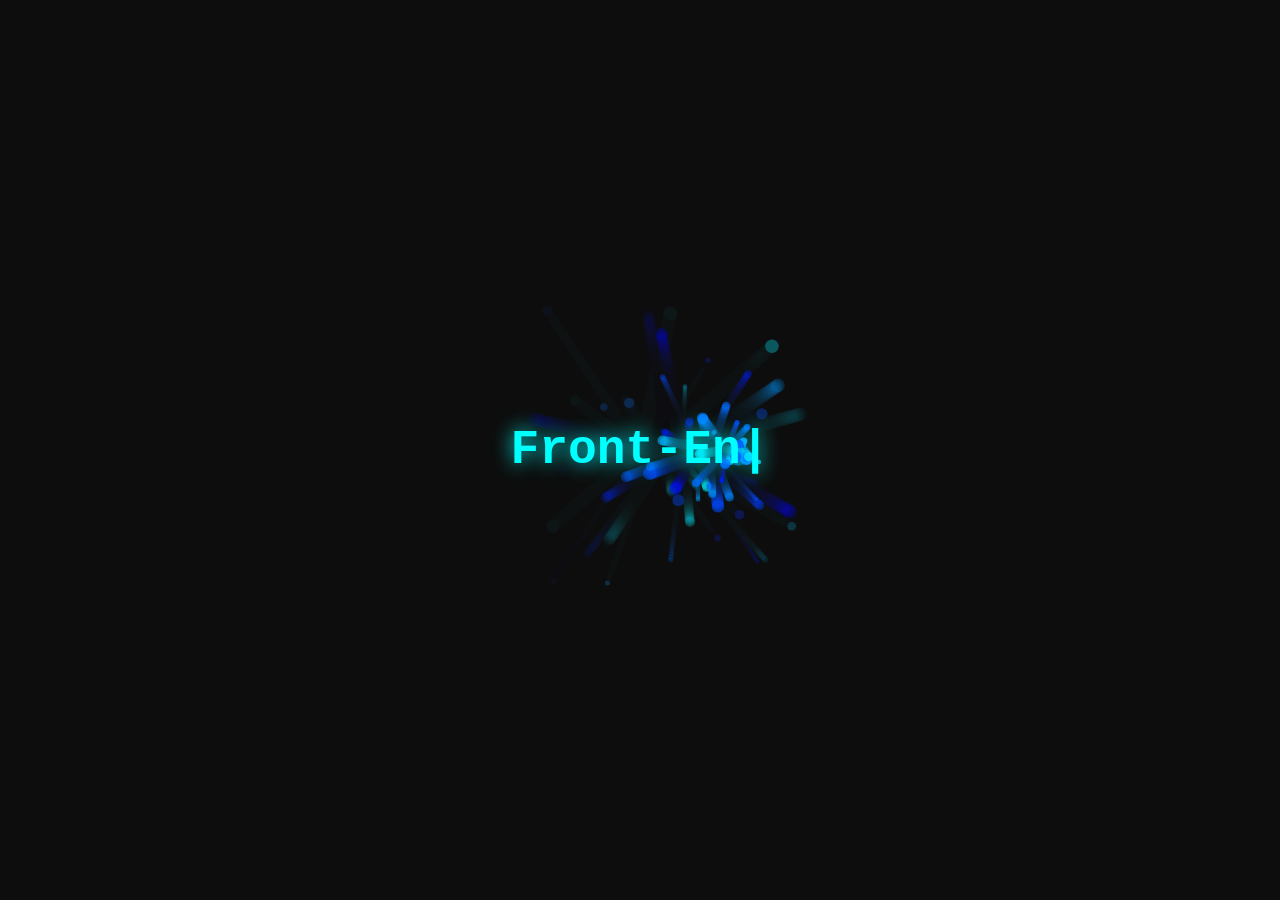
<file: Storage/canvas.html>
<!DOCTYPE html>
<html lang="ko">
<head>
    <style>
        body { margin: 0; background: #111; overflow: hidden; display: flex; justify-content: center; align-items: center; height: 100vh; }
        canvas { position: absolute; top: 0; left: 0; }
        #text-container { position: relative; color: #0ff; font-family: 'Courier New', monospace; font-size: 3rem; font-weight: bold; text-shadow: 0 0 20px #0ff; z-index: 10; pointer-events: none; }
    </style>
</head>
<body>
    <div id="text-container"><span id="typing-text"></span><span id="cursor">|</span></div>
    <canvas id="particleCanvas"></canvas>

    <script>
        const spanEL = document.querySelector("#typing-text");
        const canvas = document.getElementById("particleCanvas");
        const ctx = canvas.getContext("2d");

        const txtArr = ["Front-End Developer", "Creative Coder", "AUT Student", "Joel Lee"];
        let index = 0;
        let currentTxt = txtArr[index].split("");
        let particles = [];

        // 캔버스 크기 조절
        function resize() {
            canvas.width = window.innerWidth;
            canvas.height = window.innerHeight;
        }
        window.addEventListener('resize', resize);
        resize();

        // 파티클 클래스
        class Particle {
            constructor(x, y) {
                this.x = x;
                this.y = y;
                this.size = Math.random() * 5 + 2;
                this.speedX = Math.random() * 6 - 3;
                this.speedY = Math.random() * 6 - 3;
                this.color = `hsl(${Math.random() * 60 + 180}, 100%, 50%)`;
                this.alpha = 1;
            }
            update() {
                this.x += this.speedX;
                this.y += this.speedY;
                this.alpha -= 0.02;
            }
            draw() {
                ctx.save();
                ctx.globalAlpha = this.alpha;
                ctx.fillStyle = this.color;
                ctx.beginPath();
                ctx.arc(this.x, this.y, this.size, 0, Math.PI * 2);
                ctx.fill();
                ctx.restore();
            }
        }

        function createExplosion() {
            const rect = spanEL.getBoundingClientRect();
            for (let i = 0; i < 10; i++) {
                particles.push(new Particle(rect.right, rect.top + rect.height / 2));
            }
        }

        function writeText() {
            if (currentTxt.length > 0) {
                spanEL.textContent += currentTxt.shift();
                createExplosion();
                setTimeout(writeText, 150);
            } else {
                setTimeout(deleteText, 2000);
            }
        }

        function deleteText() {
            let tempTxt = spanEL.textContent.split("");
            if (tempTxt.length > 0) {
                tempTxt.pop();
                spanEL.textContent = tempTxt.join("");
                setTimeout(deleteText, 50);
            } else {
                index = (index + 1) % txtArr.length;
                currentTxt = txtArr[index].split("");
                setTimeout(writeText, 500);
            }
        }

        function animate() {
            ctx.fillStyle = 'rgba(17, 17, 17, 0.2)'; // 잔상 효과
            ctx.fillRect(0, 0, canvas.width, canvas.height);
            
            particles.forEach((p, i) => {
                p.update();
                p.draw();
                if (p.alpha <= 0) particles.splice(i, 1);
            });
            requestAnimationFrame(animate);
        }

        writeText();
        animate();
    </script>
</body>
</html>
</file>
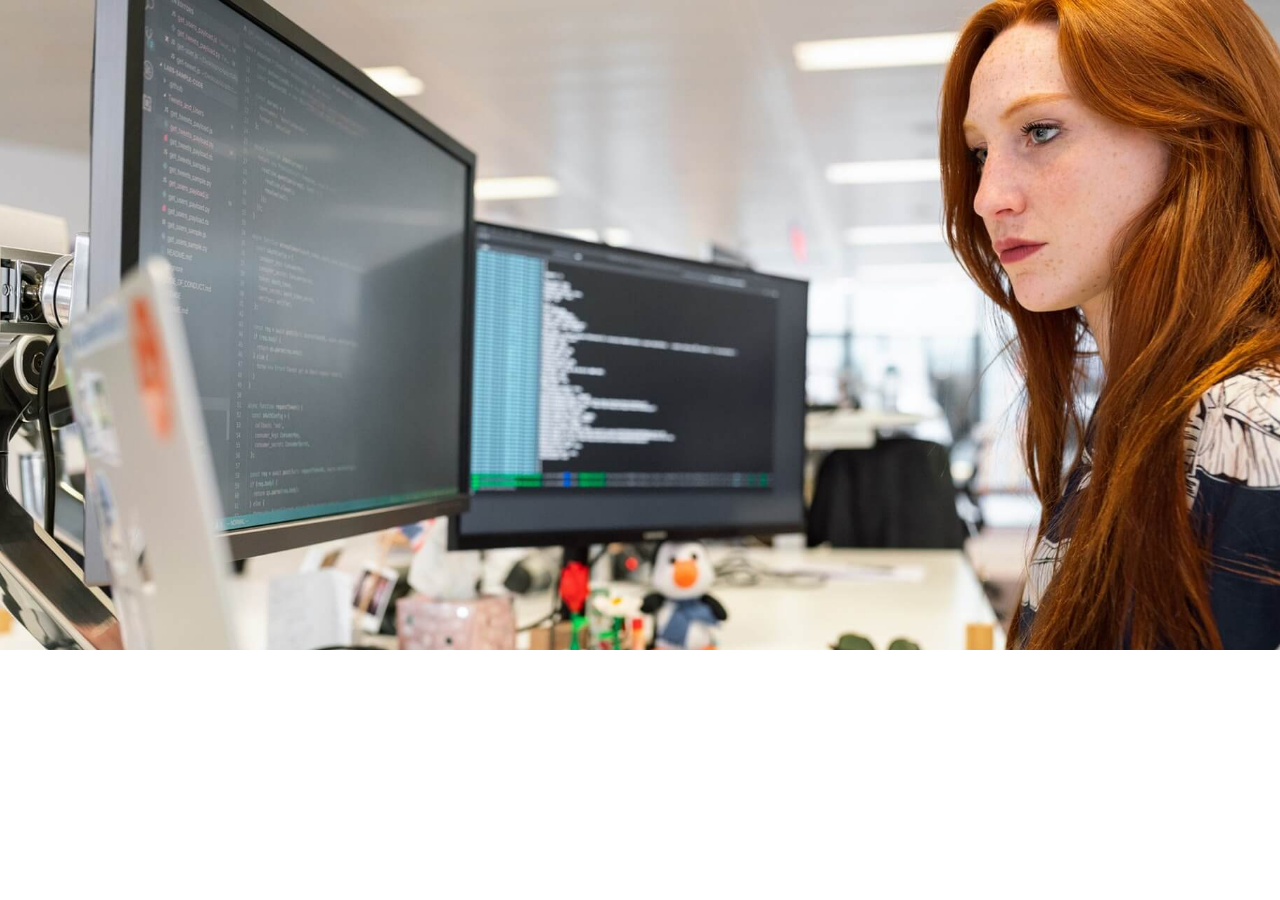
<file: FrontendFirstProject/html/background.html>
<!DOCTYPE html>
<html lang="en">
<head>
    <meta charset="UTF-8">
    <meta name="viewport" content="width=device-width, initial-scale=1.0">
    <title>background</title>
    <link rel="stylesheet" href="../style.css">
    <link rel="stylesheet" href="../css/background.css">
</head>
<body>
    <div class="bg"></div>
</body>
</html>
</file>
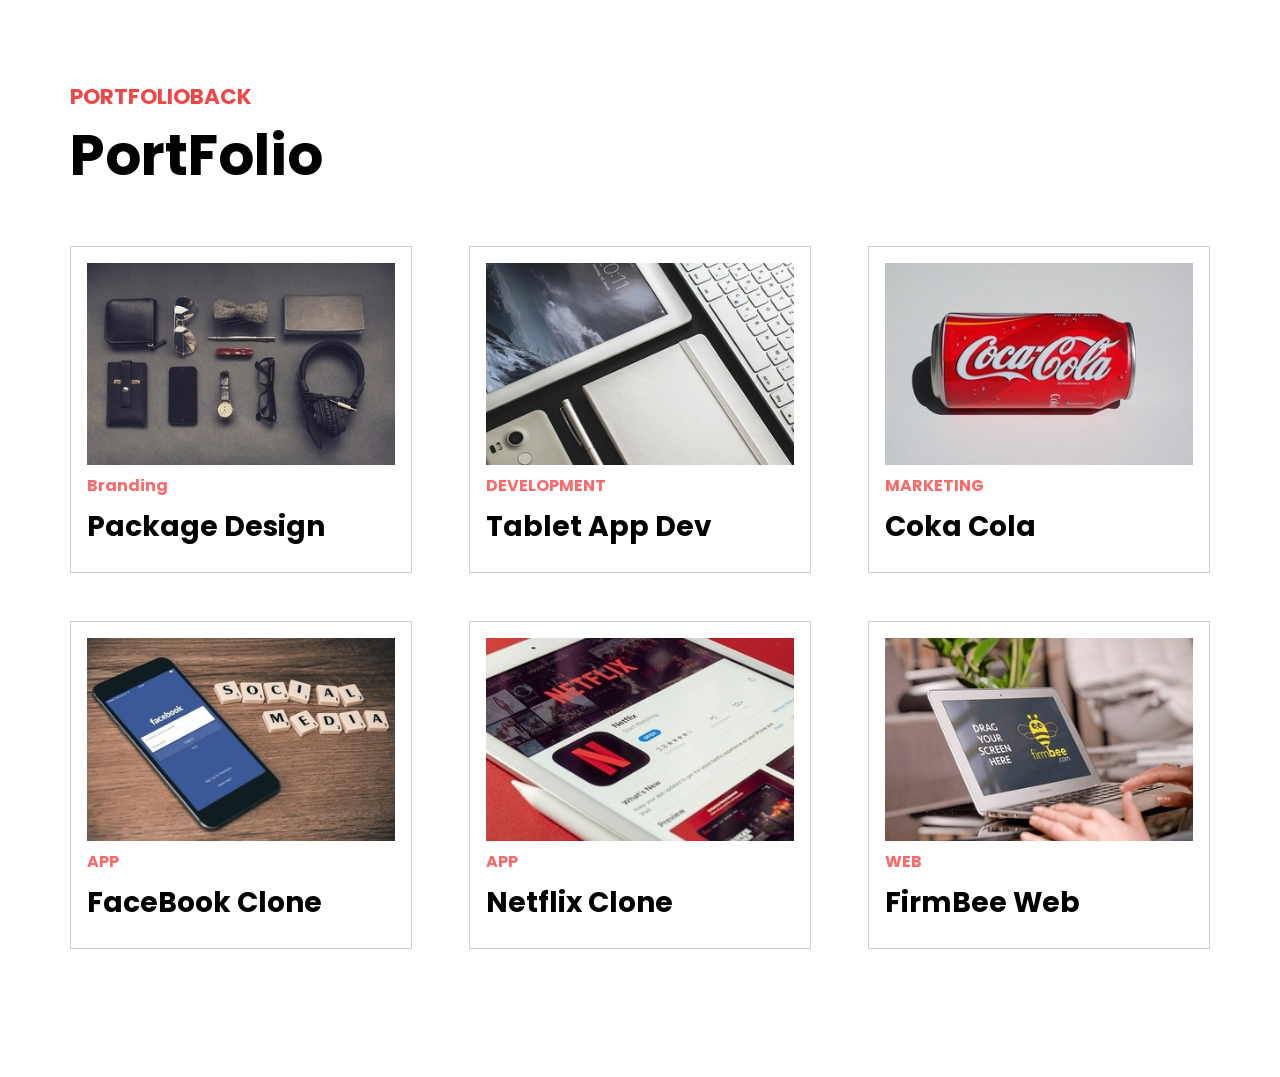
<file: FrontendFirstProject/html/portfolio.html>
<!DOCTYPE html>
<html lang="en">
<head>
    <meta charset="UTF-8">
    <meta name="viewport" content="width=device-width, initial-scale=1.0">
    <title>PortFolio</title>
    <link rel="stylesheet" href="../style.css">
    <link rel="stylesheet" href="../css/portfolio.css">
</head>
<body>
    <section id ="portfolio">
        <div class="container">
            <div class="title">
                <h4>PORTFOLIOBACK</h4>
                <h2>PortFolio</h2>
            </div>
            <div class="portfolio-me">
                <div class="portfolio-inner">
                    <img src="../image/mock1.png" alt="sample image 1">
                    <strong>Branding</strong>
                    <h3>Package Design</h3>
                </div>
                <div class="portfolio-inner">
                    <img src="../image/mock2.png" alt="sample image 2">
                    <strong>DEVELOPMENT</strong>
                    <h3>Tablet App Dev</h3>
                </div>
                <div class="portfolio-inner">
                    <img src="../image/mock3.png" alt="sample image 3">
                    <strong>MARKETING</strong>
                    <h3>Coka Cola</h3>
                </div>
                <div class="portfolio-inner">
                    <img src="../image/mock4.png" alt="sample image 4">
                    <strong>APP</strong>
                    <h3>FaceBook Clone</h3>
                </div>
                <div class="portfolio-inner">
                    <img src="../image/mock5.png" alt="sample image 5">
                    <strong>APP</strong>
                    <h3>Netflix Clone</h3>
                </div>
                <div class="portfolio-inner">
                    <img src="../image/mock6.png" alt="sample image 6">
                    <strong>WEB</strong>
                    <h3>FirmBee Web</h3>
                </div>
            </div>
        </div>
    </section>
</body>
</html>
</file>
<file: FrontendFirstProject/style.css>
@import url('https://fonts.googleapis.com/css2?family=Poppins:wght@400;700&family=Varela+Round&display=swap');
*{
    margin : 0;
    box-sizing: border-box;
    padding : 0;
}

a, a:link, a:visited{
    color:inherit;
    text-decoration: none;
}

li{
    list-style: none;
}

.container{
    width : 1140px;
    margin : 0 auto;

}

/* header */
header{
    position: fixed;
    top : 0;
    z-index: 1;
    width : 100%;
    padding : 1rem ;
}

header .container{
    display : flex;
    justify-content: space-between;
    align-items: center;
    width : 100%;
}
header button{
    background-color: transparent;
    border : 0;
    cursor: pointer;
    color: white;
    
}
header h1 button{
    font-size: 2rem;
    font-weight: bold;
}
header nav ul {
    display: flex;
}

header nav ul li{
    padding: 10px;

}

header nav ul li button{
    font-size: 1.2rem;
}
header.active{
    background-color: #000;
    animation: fadeIn 0.5s ease-in-out;
}
@keyframes fadeIn{
    0%{
        opacity: 0;
    }
        
    
    100%{
        opacity: 1;
    }
}
/* header */
/* main */
main{
    width: 100%;
    height : 100vh;
    color: white;
    background: linear-gradient(rgba(0,0,0,0.8),rgba(0,0,0,0.8)), url('./image/me.jpg') center center;
    background-size: cover;
    display: flex;
    justify-content: center;
    align-items: center;
    text-align: center;
}
main h4{
    font-size: 2rem;

}
main h2{
    font-family: "Varela Round", sans-serif;
    font-size: 3.5rem;
    margin : 2rem 0;
    letter-spacing: 3px;
}
main p{
    max-width: 500px;
    margin : 0 auto;
    font-size: 1.25rem;
}

main button.download{
    background-color: transparent;
    border: 3px solid white;
    border-radius: 20px;
    padding: 1rem 2rem;
    margin-top: 3rem;
    color: white;
    font-weight: bold;
    cursor: pointer;
}

main button.mouse{
    background-color: transparent;
    border: none;
    font-size: 1.5rem;
    position: absolute;
    bottom : 1rem;
    left : 50%;
    transform: translate(-50%);
    color : white;
    animation: upDown 1s ease-in-out infinite;
}
main h2 span::after{
    content: "";
    height: 40px;
    width: 3px;
    background-color: white;
    display: inline-block;
    animation: blink 1s ease-in-out infinite;
    ;
}

@keyframes upDown {
    0%{
        bottom : 1rem;
    }
    50%{
        bottom: 1.5rem;
    }
    100%{
        bottom: 1rem;
    }
}


@keyframes blink {
    0%{
        opacity: 1;
    }
    100%{
        opacity: 0;
    }
}
/* main */
section{
    font-family: "Poppins", sans-serif;
    padding: 5rem 0;
}
section:nth-child(2n){
    background-color: #f8f8f8;
}
section .title{
    margin-bottom: 3rem;
}
section .title h4{
    font-size: 1.35rem;
    color : #ed4848;
    position: relative;
}
section .title h2{
    font-size: 3.5rem;
}

section .title p{
    font-size: 1.15rem;
}
/* about me */
section .about-self::after{
    content:"";
    clear : both;
    display: block;
}
section .about-self .left{
    float : left;
    width: 50%;
}
section .about-self .left img{
    width: 100%;
}
section .about-self .right{
    width: 50%;
    float: left;
    padding: 0 2rem;
}
section .about-self .right h3{
    font-size: 2.25rem;
    margin-bottom: 1rem;
}   
section .about-self .right h3 strong{
    color: #ed4848;
}   
section .about-self .right p{
    font-size: 1.13em;
    margin : 1rem 0;
}   
section .about-self .right .social a{
    font-size: 2rem;
    margin-right: 0.2rem;
}
/* about me */
/* what I do */
section .do-me::after{
    content: "";
    display: block;
    clear: both;
}
section .do-me .do-inner{
    width: 30%;
    background-color: #fff;
    padding : 2rem;
    float: left;
    cursor: pointer;
    margin-right: 5%;
}
section .do-me .do-inner:last-child{
    margin-right: 0;
}
section .do-me .do-inner .icon i{
    font-size: 2.5rem;
    color: #ff6a6a;
}
section .do-me .do-inner .content h3{
    font-size: 2rem;
    margin: 1rem 0;
}
section .do-me .do-inner .content p{
    font-size: 1.15rem;
}

section .do-me .do-inner:hover{
    background-color: lightcoral;
    color :#fff
}
section .do-me .do-inner:hover .icon i{
    color :#fff
}
/* what I do */
/* background */
.bg{
    background: url(./image/background.jpg) center center;
    background-size: cover;
    background-attachment: fixed;
    height: 650px;
}
/* background */
/* portfolio */
section .portfolio-me::after{
    content: "";
    display: block;
    clear:both;
}
section .portfolio-me .portfolio-inner{
    width: 30%;
    margin-right: 5%;
    background-color: #fff;
    float: left;
    padding: 1rem 1rem 1.5rem 1rem;
    border: 1px solid #ccc;
    margin-bottom: 3rem;
}
section .portfolio-me .portfolio-inner:nth-child(3n){
    margin-right: 0;
}   
section .portfolio-me .portfolio-inner img{
    width: 100%;
    display: block;
}
section .portfolio-me .portfolio-inner strong{
    color: #fa6a6a;
    margin: 0.5rem 0;
    display: block;
}
section .portfolio-me .portfolio-inner h3{
    font-size: 1.75rem;
}
/* portfolioi*/
/* contact with me */
section .contact-me::after{
    content: "";
    display: block;
    clear:both;
}
section .contact-me .left{
    width: 30%;
    float: left;
}
section .contact-me .left .card{
    border: 1px  solid #ccc;
    padding: 1rem;
    display: flex;
    align-items: center;
    margin-bottom: 1.25rem;
}
section .contact-me .left .card .icon{
    font-size: 2rem;
    margin-right: 15px;
}
section .contact-me .right{
    width: 65%;
    float: left;
    margin-left: 5%;
    border: 1px solid #ccc;
    padding: 1rem;
}
section .contact-me .right .form-group{
    margin-bottom: 1.25rem;
}
section .contact-me .right .form-group label{
    display: block;
    margin-bottom: 0.85rem;
}
section .contact-me .right .form-group input{
    width: 100%;
    padding: 0.625rem;
    outline: none;
    border: 1px solid #ccc;
    border-radius: 10px;
}
section .contact-me .right .form-group input:focus{
    border: 1px solid #719ece;
    box-shadow: 0 0 10px #719ece;
}
section .contact-me .right .form-group textarea{
    width: 100%;
    height: 300px;
    padding: 0.625rem;
    outline: none;
    resize: none;
    border: 1px solid #ccc;
    border-radius: 10px;
}
section .contact-me .right .form-group textarea:focus{
    border: 1px solid #719ece;
    box-shadow: 0 0 10px #719ece;
}
section .contact-me .right button{
    width: 100%;
    padding: 1rem;
    background-color: #f78b00;
    border: none;
    color: white;
}
/* contact with me */

@media screen and (max-width: 1140px){
    main .container{
        width: 992px;
    }
    section .container{
        width: 600px;
}
    section .about-self .left{
        width : 100%;
        margin-bottom: 1.5rem;
    }
    section .about-self .right{
        width : 100%;
        padding: 0;
    }
    section .do-me .do-inner{
        width: 48%;
        margin-right: 0;
        margin-bottom: 1.5rem;
    }
    section .do-me .do-inner:nth-child(2n+1){
        margin-right: 4%;
    }
    section .portfolio-me .portfolio-inner{
        width: 48%;
        margin-right: 0;
    }
    section .do-me .do-inner:nth-child(2n+1){
        margin-right: 4%;
    }
    section .contact-me .left{
        width: 100%;
    }
    section .contact-me .right{
        width: 100%;
        margin-left: 0;
    }
}
@media screen and (max-width: 992px){
    html{
        font-size: 14px;
    }
    main .container{
        width: 768px;
    }
    section .portfolio-me .portfolio-inner{
        width: 100%;
        margin-right: 0;
    }
}
@media screen and (max-width: 768px){
    html{
        font-size: 13px;
    }
    main .container{
        width: 576px;
    }
    section .container{
        width: 400px;
    }
    section .do-me .do-inner{
        width: 100%;
        margin-right: 0;
        margin-bottom: 1.5rem;
    }
}
@media screen and (max-width: 576px){
    html{
        font-size: 12px;
    }main .container{
        width: 400px;
    }
    section .container{
        width: 360px;
    }
}
@media screen and (max-width: 400px){
    html{
        font-size: 11px;
    }
    main .container{
        width: 320px;
    }
    section .container{
        width: 320px;
    }
    main h4{
        font-size: 1.5rem;
    }
    section .title h2{
        font-size: 3rem;
    }
}
</file>
<file: FrontendFirstProject/css/background.css>
.bg{
    background: url(../image/background.jpg) center center;
    background-size: cover;
    background-attachment: fixed;
    height: 650px;
}
</file>
<file: FrontendFirstProject/css/portfolio.css>
section .portfolio-me::after{
    content: "";
    display: block;
    clear:both;
}
section .portfolio-me .portfolio-inner{
    width: 30%;
    margin-right: 5%;
    background-color: #fff;
    float: left;
    padding: 1rem 1rem 1.5rem 1rem;
    border: 1px solid #ccc;
    margin-bottom: 3rem;
}
section .portfolio-me .portfolio-inner:nth-child(3n){
    margin-right: 0;
}   
section .portfolio-me .portfolio-inner img{
    width: 100%;
    display: block;
}
section .portfolio-me .portfolio-inner strong{
    color: #fa6a6a;
    margin: 0.5rem 0;
    display: block;
}
section .portfolio-me .portfolio-inner h3{
    font-size: 1.75rem;
}
</file>
